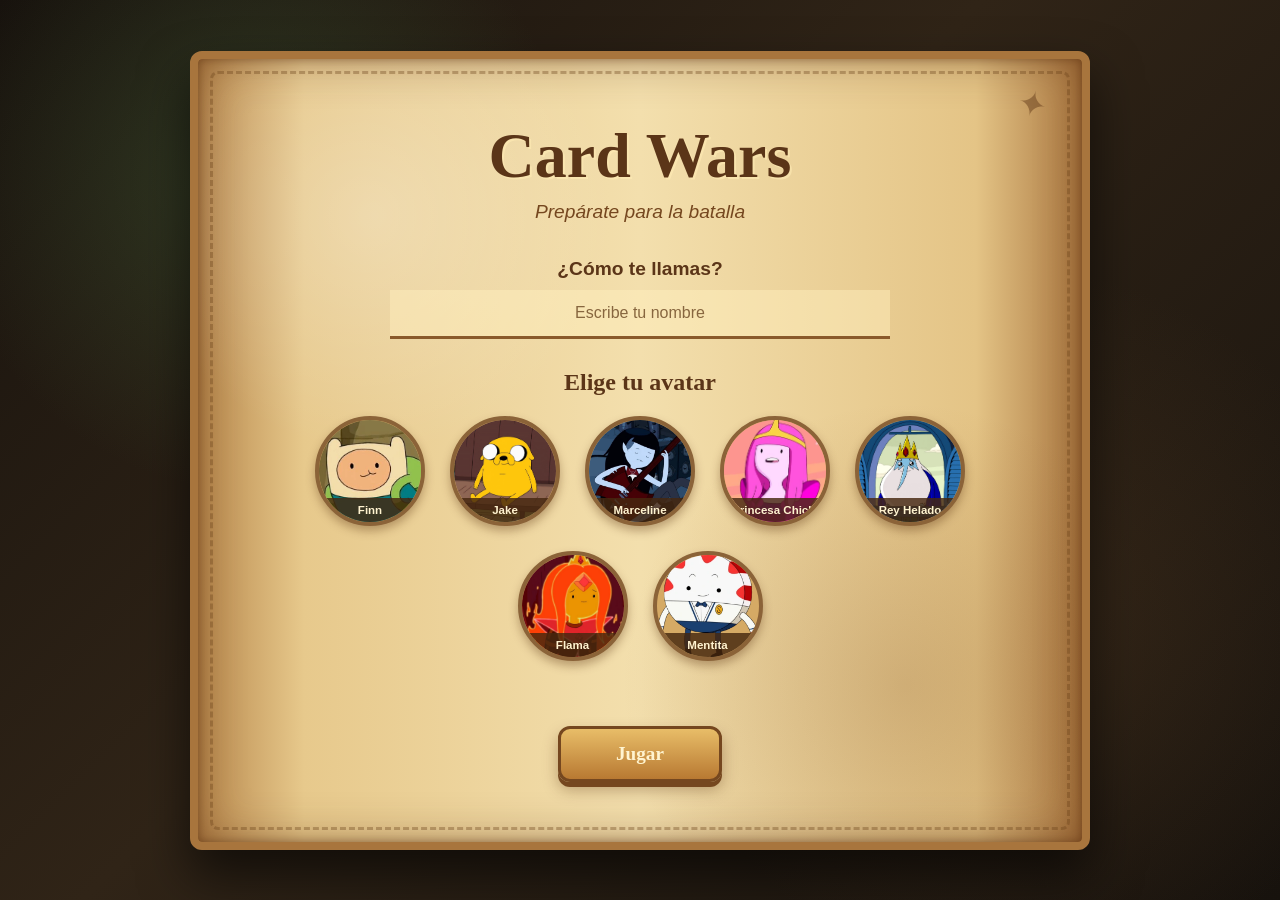
<file: index.html>
<!DOCTYPE html>
<html lang="es">

<head>
    <meta charset="UTF-8">
    <meta name="viewport" content="width=device-width, initial-scale=1.0">

    <title>Card Wars | Login</title>

    <link rel="stylesheet" href="./css/style.css">
    <link rel="stylesheet" href="./css/login.css">
</head>

<body>

    <main class="login">
        <video
        class="login__background"
        autoplay
        muted
        loop
        playsinline
        >
        <source
            src="../assets/src/dulce reino.mp4"
            type="video/mp4"
        >
        </video>
        <section class="login__container">

            <header class="login__header">
                <h1>Card Wars</h1>
                <p>Prepárate para la batalla</p>
            </header>

            <form id="login-form">

                <div class="login__field">
                    <label for="nombre">¿Cómo te llamas?</label>

                    <input
                        type="text"
                        id="nombre"
                        name="nombre"
                        placeholder="Escribe tu nombre"
                        required
                    >
                </div>

                <div class="login__avatars">

                    <h2>Elige tu avatar</h2>

                    <div class="avatars">

                        <button
                            type="button"
                            class="avatar"
                            data-avatar="finn"
                        >
                            <img src="../assets/src/finn.webp" alt="Finn">
                            <span>Finn</span>
                        </button>

                        <button
                            type="button"  
                            class="avatar"
                            data-avatar="jake"
                        >
                            <img src="../assets/src/jake.webp" alt="Jake">
                            <span>Jake</span>
                        </button>

                        <button
                            type="button"
                            class="avatar"
                            data-avatar="marceline"
                        >
                            <img src="../assets/src/marceline.webp" alt="Marceline">
                            <span>Marceline</span>
                        </button>

                        <button
                            type="button"
                            class="avatar"
                            data-avatar="princesa-chicle"
                        >
                            <img
                                src="../assets/src/dulce.webp"
                                alt="Princesa Chicle"
                            >
                            <span>Princesa Chicle</span>
                        </button>

                        <button
                            type="button"
                            class="avatar"
                            data-avatar="rey-helado"
                        >
                            <img
                                src="../assets/src/rey helado.webp"
                                alt="Rey Helado"
                            >
                            <span>Rey Helado</span>
                        </button>

                        <button
                            type="button"
                            class="avatar"
                            data-avatar="flama"
                        >
                            <img
                                src="../assets/src/princesa flama.webp"
                                alt="Flama"
                            >
                            <span>Flama</span>
                        </button>

                        <button
                            type="button"
                            class="avatar"
                            data-avatar="mentita"
                        >
                            <img
                                src="../assets/src/mentita.webp"
                                alt="Mentita"
                            >
                            <span>Mentita</span>
                        </button>
                    </div>
                </div>


                <button
                    type="submit"
                    class="login__button"
                >
                    Jugar
                </button>

            </form>

        </section>

    </main>

    <script
        type="module"
        src="./js/login.js"
    ></script>


</body>

</html>
</file>
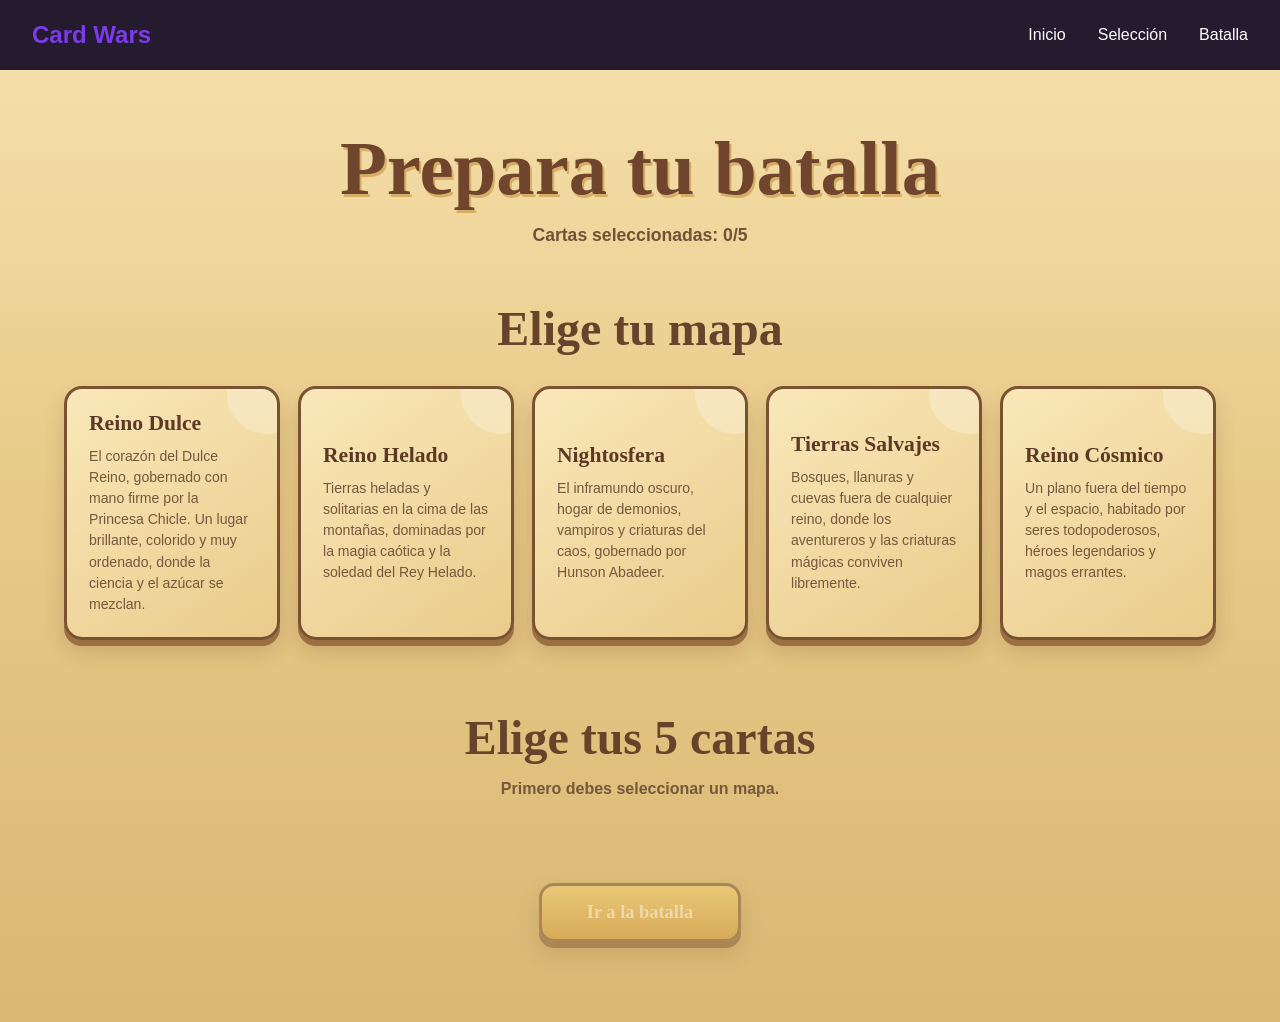
<file: pages/batalla.html>
<!DOCTYPE html>
<html lang="es">

<head>

    <meta charset="UTF-8">

    <meta
        name="viewport"
        content="width=device-width, initial-scale=1.0"
    >

    <title>Card Wars | Batalla</title>

    <link
        rel="stylesheet"
        href="../css/style.css"
    >

    <link
        rel="stylesheet"
        href="../css/batalla.css"
    >

</head>


<body>


    <!-- NAVBAR -->

    <nav class="navbar">

        <a
            href="./inicio.html"
            class="navbar__logo"
        >
            Card Wars
        </a>


        <div class="navbar__links">

            <a href="./inicio.html">
                Inicio
            </a>

            <a href="./seleccion.html">
                Selección
            </a>

            <a href="./batalla.html">
                Batalla
            </a>

        </div>

    </nav>



    <!-- BATALLA -->

    <main class="battle">


        <!-- CABECERA -->

        <header class="battle__header">

            <h1>
                Batalla
            </h1>

            <p id="battle-map">
                Mapa
            </p>

        </header>



        <!-- TABLERO -->

        <section class="battle__board">


            <!-- JUGADOR -->

            <div class="battle__side battle__side--player">

                <h2>
                    Tu carta
                </h2>


                <div
                    id="active-player-card"
                    class="battle__active-card"
                ></div>

            </div>



            <!-- VS -->

            <div class="battle__vs">

                <span>
                    VS
                </span>

            </div>



            <!-- ENEMIGO -->

            <div class="battle__side battle__side--enemy">

                <h2>
                    Enemigo
                </h2>


                <div
                    id="active-enemy-card"
                    class="battle__active-card"
                ></div>

            </div>


        </section>



        <!-- CARTAS DEL JUGADOR -->

        <section class="battle__team">

            <h2>
                Tus cartas
            </h2>


            <div
                id="player-cards"
                class="battle__cards"
            ></div>

        </section>


    </main>



    <!-- JAVASCRIPT -->

    <script
        type="module"
        src="../js/batalla.js"
    ></script>


</body>

</html>
</file>
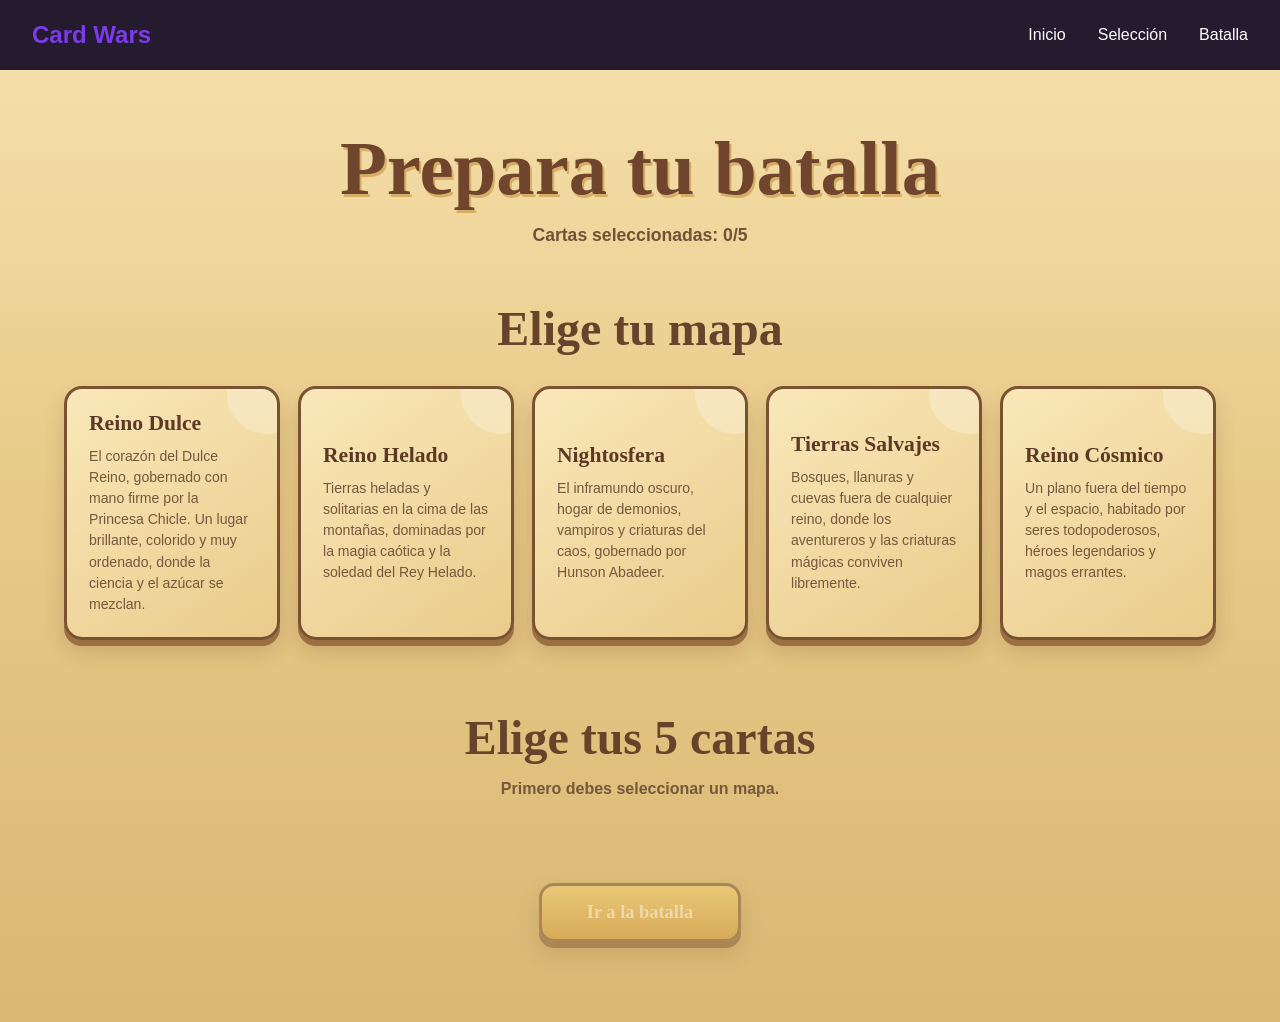
<file: pages/seleccion.html>
<!DOCTYPE html>
<html lang="es">

<head>
    <meta charset="UTF-8">
    <meta name="viewport" content="width=device-width, initial-scale=1.0">

    <title>Card Wars | Selección</title>

    <link rel="stylesheet" href="../css/style.css">
    <link rel="stylesheet" href="../css/seleccion.css">
</head>

<body>

    <nav class="navbar">

        <a href="./inicio.html" class="navbar__logo">
            Card Wars
        </a>

        <div class="navbar__links">

            <a href="./inicio.html">
                Inicio
            </a>

            <a href="./seleccion.html">
                Selección
            </a>

            <a href="./batalla.html">
                Batalla
            </a>

        </div>

    </nav>


    <main class="selection">

        <header class="selection__header">

            <h1>
                Prepara tu batalla
            </h1>

            <p id="selection-counter">
                Cartas seleccionadas: 0/5
            </p>

        </header>


        <!-- SELECCIÓN DEL MAPA -->

        <section class="map-selection">

            <h2>
                Elige tu mapa
            </h2>

            <div
                id="map-selection-container"
                class="map-selection__container"
            ></div>

        </section>


        <!-- SELECCIÓN DE CARTAS -->

        <section class="cards-selection">

            <h2>
                Elige tus 5 cartas
            </h2>

            <p id="map-message">
                Primero debes seleccionar un mapa.
            </p>

            <div
                id="cards-container"
                class="cards-container"
            ></div>

        </section>


        <button
            id="start-battle"
            class="selection__button"
            disabled
        >
            Ir a la batalla
        </button>

    </main>


    <script
        type="module"
        src="../js/seleccion.js"
    ></script>

</body>

</html>
</file>
<file: css/style.css>
/* =========================
   ROOT
========================= */

:root {
    /* Colores principales */
    --color-primary: #7c3aed;
    --color-secondary: #f59e0b;
    --color-background: #17121f;
    --color-surface: #241b2f;
    --color-text: #ffffff;
    --color-text-secondary: #c4b5fd;

    /* Tipografía */
    --font-main: Arial, sans-serif;

    /* Bordes */
    --radius-small: 8px;
    --radius-medium: 12px;
    --radius-large: 20px;

    /* Sombras */
    --shadow-card: 0 8px 20px rgba(0, 0, 0, 0.3);

    /* Transiciones */
    --transition-fast: 0.2s ease;
    --transition-normal: 0.3s ease;
} 

/* =========================
   RESET
========================= */

* {
    margin: 0;
    padding: 0;
    box-sizing: border-box;
}

/* =========================
   BODY
========================= */

body {
    font-family: var(--font-main);
    background-color: var(--color-background);
    color: var(--color-text);
}

/* =========================
   LINKS
========================= */

a {
    color: inherit;
    text-decoration: none;
}


/* =========================
   NAVBAR
========================= */

.navbar {
    width: 100%;
    min-height: 70px;

    display: flex;
    align-items: center;
    justify-content: space-between;

    padding: 0 2rem;

    background-color: var(--color-surface);

    box-shadow: var(--shadow-card);
}


/* Logo */

.navbar__logo {
    font-size: 1.5rem;
    font-weight: bold;
    color: var(--color-primary);

    transition: var(--transition-normal);
}

.navbar__logo:hover {
    transform: scale(1.05);
}


/* Links */

.navbar__links {
    display: flex;
    align-items: center;
    gap: 2rem;

    list-style: none;
}

.navbar__link {
    position: relative;

    padding: 0.5rem 0;

    color: var(--color-text-secondary);

    transition: var(--transition-fast);
}

.navbar__link:hover {
    color: var(--color-text);
}


/* Link activo */

.navbar__link--active {
    color: var(--color-text);
}

.navbar__link--active::after {
    content: "";

    position: absolute;
    left: 0;
    bottom: 0;

    width: 100%;
    height: 2px;

    background-color: var(--color-primary);
}


/* Jugador */

.navbar__player {
    display: flex;
    align-items: center;
    gap: 0.7rem;
}

.navbar__avatar {
    width: 40px;
    height: 40px;

    border-radius: 50%;

    object-fit: cover;

    border: 2px solid var(--color-primary);
}

.navbar__player-name {
    font-size: 0.9rem;
}


/* =========================
   MEDIA QUERIES
========================= */

/* Tablet */

@media (max-width: 768px) {

    .navbar {
        padding: 0 1rem;
    }

    .navbar__links {
        gap: 1rem;
    }

    .navbar__player-name {
        display: none;
    }
}


/* Móvil */

@media (max-width: 480px) {

    .navbar {
        flex-direction: column;
        gap: 1rem;

        padding: 1rem;
    }

    .navbar__links {
        width: 100%;

        justify-content: center;

        gap: 1rem;

        flex-wrap: wrap;
    }

    .navbar__logo {
        font-size: 1.3rem;
    }
}
</file>
<file: css/login.css>
/* =========================================
   LOGIN - MAPA DE OOO
========================================= */

.login {
    min-height: 100vh;
    display: flex;
    justify-content: center;
    align-items: center;

    padding: 40px 20px;

    /* Fondo exterior */
    background:
        radial-gradient(circle at 20% 20%, rgba(80, 120, 70, 0.35), transparent 25%),
        radial-gradient(circle at 80% 70%, rgba(100, 70, 40, 0.3), transparent 30%),
        linear-gradient(
            135deg,
            #17120d,
            #302417 45%,
            #17120d
        );
}


/* =========================================
   PERGAMINO
========================================= */

.login__container {

    position: relative;

    width: min(900px, 90%);

    min-height: 650px;

    padding: 60px 70px;

    display: flex;
    flex-direction: column;
    justify-content: center;

    /* Textura de pergamino */
    background:
        radial-gradient(
            circle at 20% 20%,
            rgba(255, 255, 255, 0.25),
            transparent 25%
        ),
        radial-gradient(
            circle at 80% 80%,
            rgba(110, 60, 20, 0.2),
            transparent 30%
        ),
        linear-gradient(
            90deg,
            #b9894d,
            #e7c98c 12%,
            #f3dfad 50%,
            #e4c486 88%,
            #aa7740
        );

    border-radius: 12px;

    /*
        Sombra para que parezca
        un pergamino sobre una mesa
    */
    box-shadow:
        0 25px 50px rgba(0, 0, 0, 0.6),
        inset 0 0 45px rgba(90, 45, 15, 0.45),
        inset 0 0 10px rgba(80, 40, 10, 0.5);

    border: 8px solid #a8753d;

    overflow: hidden;
}


/* =========================================
   BORDES IRREGULARES
========================================= */

.login__container::before {

    content: "";

    position: absolute;

    inset: 12px;

    border: 3px dashed rgba(105, 65, 25, 0.35);

    border-radius: 8px;

    pointer-events: none;
}


/* =========================================
   DECORACIÓN DE ESQUINAS
========================================= */

.login__container::after {

    content: "✦";

    position: absolute;

    top: 25px;
    right: 35px;

    font-size: 35px;

    color: rgba(90, 50, 20, 0.45);

    transform: rotate(15deg);

}


/* =========================================
   CABECERA
========================================= */

.login__header {

    position: relative;

    text-align: center;

    margin-bottom: 35px;

    z-index: 1;
}


.login__header h1 {

    margin: 0;

    font-family: Georgia, serif;

    font-size: 4rem;

    color: #5b3518;

    text-shadow:
        2px 2px 0 rgba(255, 235, 180, 0.6);

}


.login__header p {

    margin-top: 8px;

    font-size: 1.2rem;

    color: #75471f;

    font-style: italic;

}


/* =========================================
   FORMULARIO
========================================= */

#login-form {

    position: relative;

    z-index: 1;

    display: flex;

    flex-direction: column;

    align-items: center;
}


/* =========================================
   CAMPO NOMBRE
========================================= */

.login__field {

    width: 100%;

    max-width: 500px;

    margin-bottom: 30px;

    text-align: center;
}


.login__field label {

    display: block;

    margin-bottom: 10px;

    font-size: 1.2rem;

    font-weight: bold;

    color: #5b3518;
}


.login__field input {

    width: 100%;

    padding: 14px 18px;

    border: none;

    border-bottom: 3px solid #8a5a2b;

    outline: none;

    background: rgba(255, 239, 190, 0.45);

    color: #4b2b14;

    font-size: 1rem;

    font-family: inherit;

    text-align: center;
}


.login__field input::placeholder {

    color: #87663f;
}


.login__field input:focus {

    border-bottom-color: #5f8f3b;

    background: rgba(255, 245, 210, 0.7);
}


/* =========================================
   AVATARES
========================================= */

.login__avatars {

    width: 100%;

    text-align: center;

    margin-bottom: 35px;
}


.login__avatars h2 {

    margin-bottom: 20px;

    color: #5b3518;

    font-family: Georgia, serif;
}


.avatars {
    display: flex;
    justify-content: center;
    align-items: flex-start;
    flex-wrap: wrap;
    gap: 25px;
}


/* CÍRCULO DEL AVATAR */

.avatar {
    position: relative;

    width: 110px;
    height: 110px;

    min-width: 110px;
    min-height: 110px;

    padding: 0;

    border-radius: 50%;
    overflow: hidden;

    border: 4px solid #8b6338;

    background: #d5aa65;

    cursor: pointer;

    display: flex;
    align-items: center;
    justify-content: center;

    box-shadow:
        0 5px 10px rgba(80, 40, 10, 0.35);

    transition:
        transform 0.25s ease,
        border-color 0.25s ease,
        box-shadow 0.25s ease;
}


/* IMAGEN */

.avatar img {
    position: absolute;

    top: 0;
    left: 0;

    width: 100%;
    height: 100%;

    max-width: none;

    object-fit: cover;

    display: block;
}


/* NOMBRE */

.avatar span {
    position: absolute;

    left: 0;
    right: 0;
    bottom: 0;

    z-index: 2;

    padding: 6px 2px;

    background: rgba(70, 40, 15, 0.82);

    color: #fff3d0;

    font-size: 0.72rem;
    font-weight: bold;

    text-align: center;
}


/* HOVER */

.avatar:hover {
    transform: translateY(-8px) scale(1.05);

    border-color: #d99b28;

    box-shadow:
        0 10px 20px rgba(70, 40, 10, 0.5);
}


/* SELECCIONADO */

.avatar.selected {
    transform: translateY(-12px) scale(1.1);

    border-color: #f5c542;

    box-shadow:
        0 0 0 4px rgba(245, 197, 66, 0.35),
        0 0 20px rgba(245, 197, 66, 0.9),
        0 12px 25px rgba(80, 40, 10, 0.55);

    z-index: 5;
}

.login {
    position: relative;
    min-height: 100vh;

    overflow: hidden;
}


/* VIDEO DE FONDO */

.login__background {
    position: absolute;

    inset: 0;

    width: 100%;
    height: 100%;

    object-fit: cover;

    z-index: 0;

    filter: blur(4px);

    transform: scale(1.05);

    opacity: 0.85;
}


/* CAPA DE COLOR */

.login__overlay {
    position: absolute;

    inset: 0;

    background: rgba(183, 139, 70, 0.12);

    z-index: 1;
}


/* CONTENIDO */

.login__container {
    position: relative;

    z-index: 2;
}

/* =========================================
   BOTÓN JUGAR
========================================= */

.login__button {
    margin-top: 30px;

    padding: 14px 55px;

    border: 3px solid #75471f;
    border-radius: 12px;

    background: linear-gradient(
        180deg,
        #e8bd68,
        #b87932
    );

    color: #fff4d0;

    font-family: Georgia, serif;
    font-size: 1.2rem;
    font-weight: bold;

    cursor: pointer;

    box-shadow:
        0 5px 0 #75471f,
        0 8px 15px rgba(80, 40, 10, 0.35);

    transition:
        transform 0.15s ease,
        box-shadow 0.15s ease,
        filter 0.15s ease;
}


/* PASAR EL RATÓN */

.login__button:hover {
    transform: translateY(-3px);

    filter: brightness(1.08);

    box-shadow:
        0 8px 0 #75471f,
        0 12px 18px rgba(80, 40, 10, 0.4);
}


/* AL PRESIONAR */

.login__button:active {
    transform: translateY(3px);

    box-shadow:
        0 2px 0 #75471f,
        0 4px 8px rgba(80, 40, 10, 0.3);
}


/* =========================================
   RESPONSIVE
========================================= */

@media (max-width: 800px) {

    .login__container {

        width: 95%;

        min-height: auto;

        padding: 45px 30px;
    }


    .login__header h1 {

        font-size: 3rem;
    }


    .avatars {

        gap: 12px;
    }


    .avatar {

        width: 75px;
        height: 75px;

        font-size: 0.8rem;
    }

}


@media (max-width: 500px) {

    .login {

        padding: 20px 10px;
    }


    .login__container {

        padding: 40px 20px;

        border-width: 5px;
    }


    .login__header h1 {

        font-size: 2.3rem;
    }


    .login__header p {

        font-size: 1rem;
    }


    .avatars {

        gap: 10px;
    }


    .avatar {

        width: 65px;

        height: 65px;
    }


    .login__button {

        width: 100%;
    }

}
</file>
<file: css/batalla.css>
/* =========================
   BATALLA
========================= */

.battle {
    width: 90%;
    max-width: 1400px;
    margin: 0 auto;
    padding: 40px 0;
}


/* =========================
   CABECERA
========================= */

.battle__header {
    text-align: center;
    margin-bottom: 40px;
}

.battle__header h1 {
    margin-bottom: 10px;
}


/* =========================
   TABLERO
========================= */

.battle__board {
    display: grid;
    grid-template-columns: 1fr auto 1fr;
    gap: 40px;
    align-items: center;
}

.battle__side {
    text-align: center;
}

.battle__side h2 {
    margin-bottom: 20px;
}


/* =========================
   CARTA ACTIVA
========================= */

.battle__active-card {
    display: flex;
    justify-content: center;
    min-height: 430px;
}


/* =========================
   CARTA GRANDE
========================= */

.battle-card--large {
    width: 320px;
    min-height: 430px;

    padding: 25px;

    box-sizing: border-box;

    border-radius: 20px;

    background-color: #211a2c;

    border: 3px solid #7c3aed;

    box-shadow:
        0 0 20px rgba(124, 58, 237, 0.3);

    transition: 0.3s ease;
}


.battle-card--large:hover {
    transform: translateY(-5px);
}


.battle-card--large h3 {
    font-size: 1.5rem;
    margin-bottom: 15px;
}


.battle-card__ability {
    margin-top: 15px;
    line-height: 1.4;
}


/* =========================
   INFORMACIÓN DE CARTA
========================= */

.battle-card p {
    margin: 8px 0;
}


/* =========================
   BARRA DE VIDA
========================= */

.health {
    width: 100%;

    height: 12px;

    background-color: #3a3345;

    border-radius: 10px;

    overflow: hidden;

    margin: 10px 0;
}


.health__bar {
    width: 100%;

    height: 100%;

    background-color: #e63946;

    border-radius: 10px;

    transition: width 0.4s ease;
}


.health__text {
    margin: 5px 0;
}


/* =========================
   BOTONES DENTRO DE CARTA
========================= */

.battle-card__actions {
    display: flex;

    flex-direction: column;

    gap: 10px;

    margin-top: 25px;
}


.battle-card__actions button {
    width: 100%;

    padding: 12px;

    border: none;

    border-radius: 10px;

    cursor: pointer;

    font-size: 1rem;

    font-weight: bold;

    color: white;

    background: linear-gradient(
        90deg,
        #7c3aed,
        #ec4899,
        #06b6d4,
        #7c3aed
    );

    background-size: 300% 100%;

    animation: rainbowButton 5s linear infinite;

    transition: 0.3s ease;
}


.battle-card__actions button:hover {
    transform: scale(1.03);
}


@keyframes rainbowButton {

    0% {
        background-position: 0% 50%;
    }

    50% {
        background-position: 100% 50%;
    }

    100% {
        background-position: 0% 50%;
    }

}


/* =========================
   VS
========================= */

.battle__vs {
    font-size: 2rem;

    font-weight: bold;

    text-align: center;
}


/* =========================
   EQUIPO DEL JUGADOR
========================= */

.battle__team {
    margin-top: 35px;

    text-align: center;
}


.battle__team h2 {
    margin-bottom: 15px;
}


/* =========================
   MINI CARTAS
========================= */

.battle__cards {
    display: flex;

    justify-content: center;

    align-items: center;

    gap: 12px;

    flex-wrap: nowrap;

    overflow-x: auto;

    padding: 15px 10px;
}


.battle-card--small {
    flex: 0 0 100px;

    width: 100px;

    height: 120px;

    padding: 10px;

    box-sizing: border-box;

    border-radius: 12px;

    background-color: #211a2c;

    border: 3px solid transparent;

    cursor: pointer;

    transition: 0.25s ease;
}


.battle-card--small h3 {
    font-size: 0.85rem;

    margin-bottom: 8px;
}


.battle-card--small p {
    font-size: 0.8rem;
}


.battle-card--small:hover {
    transform: translateY(-6px);
}


/* =========================
   CARTA SELECCIONADA
========================= */

.battle-card--small.battle-card--selected {

    border-color: #7c3aed;

    box-shadow:
        0 0 15px rgba(124, 58, 237, 0.8);

    transform:
        translateY(-10px)
        scale(1.05);
}


/* =========================
   RESPONSIVE
========================= */

@media (max-width: 900px) {

    .battle__board {

        grid-template-columns: 1fr;

        gap: 25px;

    }


    .battle__vs {

        order: 2;

    }


    .battle__side--enemy {

        order: 3;

    }


    .battle__side--player {

        order: 1;

    }


    .battle-card--large {

        width: 300px;

    }

}


@media (max-width: 500px) {

    .battle {

        width: 95%;

        padding: 25px 0;

    }


    .battle-card--large {

        width: 270px;

        min-height: 400px;

    }


    .battle-card--small {

        flex: 0 0 85px;

        width: 85px;

        height: 105px;

    }

}
</file>
<file: css/seleccion.css>
/* =========================================
   SELECCIÓN - CARD WARS
   ESTILO OOO / AVENTURA
========================================= */

.selection {
    width: 100%;
    min-height: 100vh;

    padding: 55px 5% 80px;

    box-sizing: border-box;

    background:
        linear-gradient(
            180deg,
            #f4dfaa 0%,
            #e8c987 45%,
            #d9b873 100%
        );

    color: #4b321f;
}


/* =========================================
   HEADER
========================================= */

.selection__header {
    text-align: center;

    margin-bottom: 55px;
}

.selection__header h1 {
    margin: 0 0 12px;

    font-family: Georgia, serif;

    font-size: clamp(2.8rem, 6vw, 5rem);

    color: #70452e;

    text-shadow:
        2px 3px 0 #d6ae65;
}

.selection__header p {
    margin: 0;

    font-size: 1.1rem;

    font-weight: bold;

    color: #705238;
}


/* =========================================
   TITULOS
========================================= */

.map-selection h2,
.cards-selection h2 {
    margin: 0 0 15px;

    text-align: center;

    font-family: Georgia, serif;

    font-size: clamp(2rem, 4vw, 3rem);

    color: #67432b;
}


/* =========================================
   MAPAS
========================================= */

.map-selection {
    margin-bottom: 70px;
}

.map-selection__container {
    display: grid;

    grid-template-columns: repeat(5, 1fr);

    gap: 18px;

    max-width: 1350px;

    margin: 30px auto 0;
}


/* =========================================
   TARJETA DEL MAPA
========================================= */

.map {
    position: relative;

    min-height: 145px;

    padding: 22px;

    display: flex;
    flex-direction: column;
    justify-content: center;

    box-sizing: border-box;

    border: 3px solid #795331;

    border-radius: 18px;

    background:
        linear-gradient(
            145deg,
            #f9e8b9,
            #eacb8b
        );

    box-shadow:
        0 6px 0 #9a7042,
        0 12px 20px rgba(82, 52, 25, 0.18);

    cursor: pointer;

    overflow: hidden;

    transition:
        transform 0.2s ease,
        box-shadow 0.2s ease,
        border-color 0.2s ease;
}


/* Decoración */

.map::before {
    content: "";

    position: absolute;

    width: 80px;
    height: 80px;

    top: -35px;
    right: -30px;

    border-radius: 50%;

    background: rgba(255, 255, 255, 0.25);
}


.map:hover {
    transform: translateY(-6px);

    box-shadow:
        0 10px 0 #9a7042,
        0 18px 25px rgba(82, 52, 25, 0.25);
}


.map--selected {
    transform: translateY(-8px);

    border-color: #c38b32;

    box-shadow:
        0 0 0 4px rgba(255, 222, 133, 0.8),
        0 10px 0 #8a5d27,
        0 20px 30px rgba(82, 52, 25, 0.3);
}


.map h3 {
    position: relative;

    margin: 0 0 10px;

    font-family: Georgia, serif;

    font-size: 1.35rem;

    color: #5b3924;
}


.map p {
    position: relative;

    margin: 0;

    font-size: 0.88rem;

    line-height: 1.5;

    color: #75583d;
}


/* =========================================
   SECCIÓN CARTAS
========================================= */

.cards-selection {
    margin-bottom: 45px;
}

#map-message {
    margin: 0 auto 35px;

    text-align: center;

    font-size: 1rem;

    font-weight: bold;

    color: #76583b;
}


/* =========================================
   CONTENEDOR DE CARTAS
========================================= */

.cards-container {
    display: grid;

    grid-template-columns: repeat(5, minmax(0, 1fr));

    gap: 25px;

    width: 100%;

    max-width: 1450px;

    margin: 0 auto;
}


/* =========================================
   CARTA BASE
========================================= */

.card {
    position: relative;

    min-width: 0;

    padding: 16px;

    box-sizing: border-box;

    border: 4px solid #795331;

    border-radius: 20px;

    background: #f3dca8;

    color: #4a3020;

    cursor: pointer;

    overflow: hidden;

    box-shadow:
        0 7px 0 #8b6339,
        0 12px 20px rgba(69, 43, 22, 0.2);

    transition:
        transform 0.22s ease,
        box-shadow 0.22s ease,
        border-color 0.22s ease;
}


/* Línea decorativa superior */

.card::before {
    content: "";

    position: absolute;

    top: 0;
    left: 12px;
    right: 12px;

    height: 5px;

    border-radius: 0 0 8px 8px;

    background: rgba(255, 255, 255, 0.45);
}


/* =========================================
   HOVER
========================================= */

.card:hover {
    transform: translateY(-8px) rotate(-1deg);

    box-shadow:
        0 12px 0 #8b6339,
        0 18px 28px rgba(69, 43, 22, 0.28);
}

.card__image {
    display: block;

    width: 100%;
    height: 230px;

    object-fit: contain;

    margin: 5px auto 15px;

    filter:
        drop-shadow(
            0 8px 6px rgba(50, 25, 10, 0.25)
        );

    transition: transform 0.25s ease;
}


.card:hover .card__image {
    transform: scale(1.05);
}

/* =========================================
   COLORES DE LOS REINOS
========================================= */


/* REINO DULCE */

.card--reino_dulce {
    background:
        linear-gradient(
            145deg,
            #f8ccd9,
            #eca4bc
        );

    border-color: #96506a;

    color: #512c39;
}

.card--reino_dulce::before {
    background: #fff0f5;
}


/* REINO HELADO */

.card--reino_helado {
    background:
        linear-gradient(
            145deg,
            #d9f3f5,
            #9bd3dc
        );

    border-color: #4e858d;

    color: #29464a;
}

.card--reino_helado::before {
    background: #efffff;
}


/* NIGHTOSFERA */

.card--nightosfera {
    background:
        linear-gradient(
            145deg,
            #c34a52,
            #962b39
        );

    border-color: #62212a;

    color: #fff0e8;
}

.card--nightosfera::before {
    background: #f7b5b5;
}


/* TIERRAS SALVAJES */

.card--tierras_salvajes {
    background:
        linear-gradient(
            145deg,
            #b9d878,
            #8db45a
        );

    border-color: #55713c;

    color: #30421f;
}

.card--tierras_salvajes::before {
    background: #e7f4bd;
}


/* REINO CÓSMICO */

.card--reino_cosmico {
    background:
        linear-gradient(
            145deg,
            #a18bd0,
            #8065b8
        );

    border-color: #554078;

    color: #f8f2ff;
}

.card--reino_cosmico::before {
    background: #dcd1ff;
}


/* =========================================
   NOMBRE DEL PERSONAJE
========================================= */

.card h3 {
    position: relative;

    margin: 0 0 10px;

    min-height: 42px;

    display: flex;

    align-items: center;

    font-family: Georgia, serif;

    font-size: 1.2rem;

    line-height: 1.2;
}


/* =========================================
   TIPO
========================================= */

.card__type {
    margin: 0 0 14px;

    font-size: 0.75rem;

    font-weight: bold;

    text-transform: uppercase;

    letter-spacing: 1.5px;

    opacity: 0.7;
}


/* =========================================
   DESCRIPCIÓN
========================================= */

.card__description {
    min-height: 42px;

    margin: 0 0 15px;

    font-size: 0.88rem;

    line-height: 1.5;
}


/* =========================================
   ESTADÍSTICAS
========================================= */

.card__stats {
    display: flex;

    justify-content: space-between;

    gap: 10px;

    margin-bottom: 15px;

    padding: 9px 11px;

    border-radius: 10px;

    background: rgba(255, 255, 255, 0.25);

    border: 2px solid rgba(80, 45, 25, 0.15);

    font-size: 0.9rem;

    font-weight: bold;
}


/* =========================================
   HABILIDAD
========================================= */

.card__ability {
    margin: 0;

    padding-top: 13px;

    border-top: 2px dashed rgba(80, 45, 25, 0.25);

    font-size: 0.78rem;

    line-height: 1.5;
}


/* =========================================
   CARTA SELECCIONADA
========================================= */

.card--selected {
    transform:
        translateY(-12px)
        scale(1.04);

    z-index: 10;

    border-color: #fff0a8;

    box-shadow:
        0 0 0 4px #9c6d2d,
        0 12px 0 #765022,
        0 20px 35px rgba(55, 35, 15, 0.35);
}


/* Evitar que el hover cambie demasiado
   una carta ya seleccionada */

.card--selected:hover {
    transform:
        translateY(-14px)
        scale(1.05);
}


/* =========================================
   MARCA DE SELECCIÓN
========================================= */

.card--selected::after {
    content: "✓";

    position: absolute;

    top: 12px;
    right: 12px;

    width: 36px;
    height: 36px;

    display: flex;

    align-items: center;
    justify-content: center;

    border-radius: 50%;

    background: #f8d96b;

    border: 3px solid #795331;

    color: #5b3a20;

    font-size: 1.2rem;

    font-weight: bold;

    box-shadow:
        0 4px 8px rgba(60, 35, 15, 0.25);
}


/* =========================================
   BOTÓN BATALLA
========================================= */

.selection__button {
    display: block;

    margin: 50px auto 0;

    padding: 16px 45px;

    border: 3px solid #795331;

    border-radius: 15px;

    background:
        linear-gradient(
            #f3d477,
            #d49b3c
        );

    color: #fff8df;

    font-family: Georgia, serif;

    font-size: 1.15rem;

    font-weight: bold;

    cursor: pointer;

    box-shadow:
        0 6px 0 #795331,
        0 12px 20px rgba(75, 45, 20, 0.25);

    transition:
        transform 0.2s ease,
        box-shadow 0.2s ease;
}


.selection__button:hover:not(:disabled) {
    transform: translateY(-4px);

    box-shadow:
        0 10px 0 #795331,
        0 16px 25px rgba(75, 45, 20, 0.3);
}


.selection__button:active:not(:disabled) {
    transform: translateY(2px);

    box-shadow:
        0 3px 0 #795331;
}


.selection__button:disabled {
    opacity: 0.5;

    cursor: not-allowed;
}


/* =========================================
   RESPONSIVE
========================================= */

@media (max-width: 1100px) {

    .map-selection__container,
    .cards-container {
        grid-template-columns: repeat(3, 1fr);
    }

}


@media (max-width: 750px) {

    .selection {
        padding: 40px 20px 60px;
    }

    .map-selection__container,
    .cards-container {
        grid-template-columns: repeat(2, 1fr);
    }

}


@media (max-width: 500px) {

    .map-selection__container,
    .cards-container {
        grid-template-columns: 1fr;
    }

    .selection__header h1 {
        font-size: 2.5rem;
    }

    .map-selection h2,
    .cards-selection h2 {
        font-size: 2rem;
    }

}
</file>
